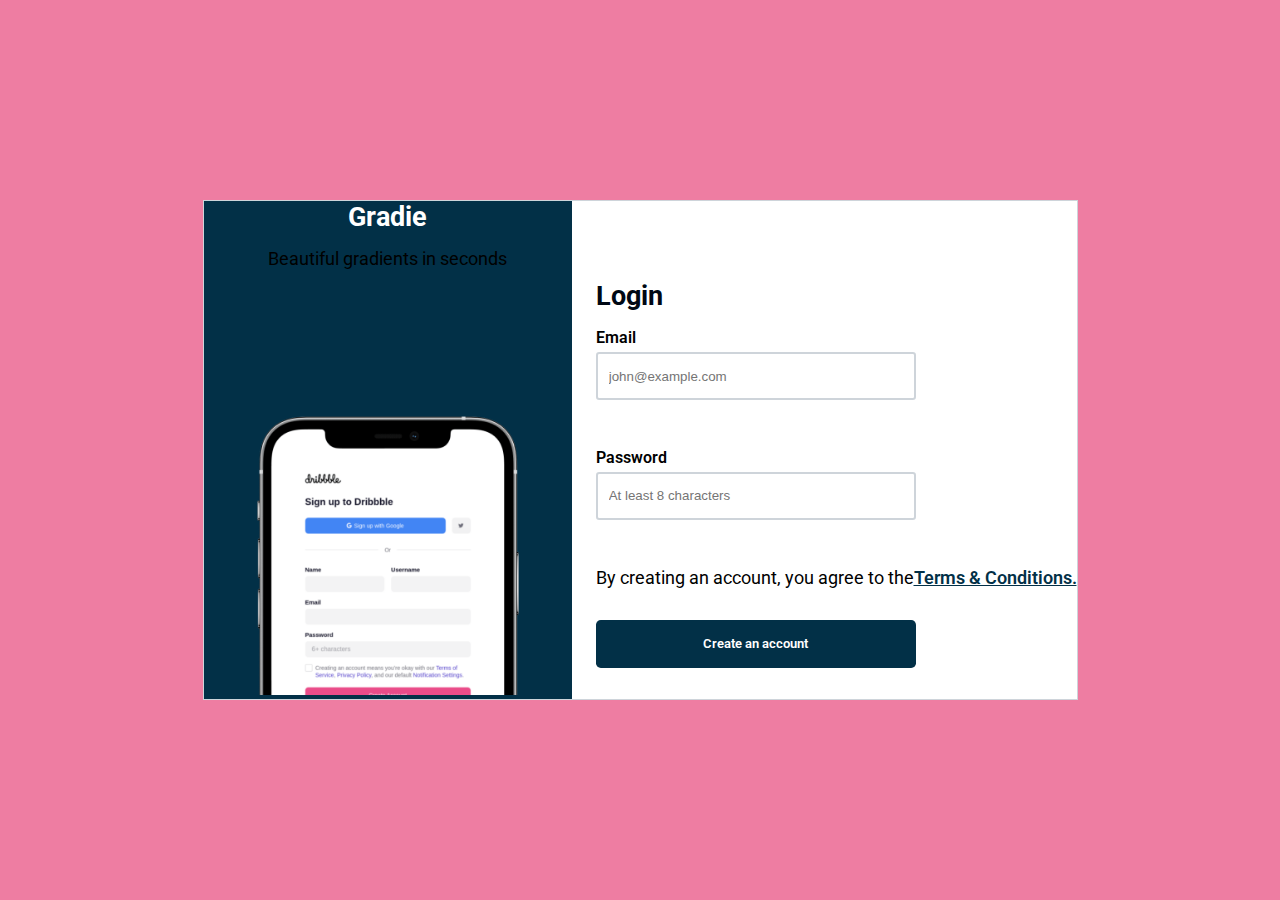
<file: index.html>
<!DOCTYPE html>
<html lang="en">
<head>
    <meta charset="UTF-8">
    <meta http-equiv="X-UA-Compatible" content="IE=edge">
    <meta name="viewport" content="width=device-width, initial-scale=1.0">
    <link rel="stylesheet" href="Assets/style.css">
    <title>Gradle login page</title>
</head>
<body>
    <div class="container">

<div class="inner-container">
<div class="intro-text">
     <h1 class="heading">Gradie</h1>
    <p class="para">Beautiful gradients in seconds</p>
</div>
<div class="img-container">
        
    <img src="Assets/iPhone Mockup.png" alt="iPhone" class="phone">
</div>
</div>

    
    <div class="email-container">
        <h1>Login</h1>
        <label for="username">Email</label>
        <input type="text" name="username" class="" placeholder="john@example.com">
    
        <label for="password">Password</label>
        <input type="password" name="password" class="input" placeholder="At least 8 characters">
    
 
 <p>By creating an account, you agree to the<a href="#" class="link">Terms & Conditions.</a></p> 

    <button>Create an account </button>
    </div>
       
    



    </div>
</body>
</html>
</file>
<file: Assets/style.css>
@import url('https://fonts.googleapis.com/css2?family=Roboto&display=swap');

* {
  margin: 0;
  padding: 0;
  box-sizing: border-box;
}
body {
  font-family: "Roboto", sans-serif;
  background-image: url("/Assets/Background.png");
  display: flex;
  justify-content: center;
  align-items: center;
  min-height: 100vh;
}
img {
  width: 100%;
}

h1 {
  font-size: 1.7rem;
  color: rgb(0, 8, 20);
  margin-bottom: 1rem;
}
p {
  font-size: 1.1rem;
  color: black;
}
a {
  color: rgb(2, 48, 71);
  font-weight: 600;
}
.heading {
  color: white;
}

.inner-container {
  background: rgb(2, 48, 71);
  text-align: center;

}
.phone {
max-width: 23rem;

}
.email-container {
  margin-top: 3rem;
  margin-left: 1.5rem;
  background-color: white;
}
.intro-text {
  text-align: center;
  margin-bottom: -2rem;
}
.container {
  background-color: white;
}

label {
  display: block;
  font-size: 1.4;
  font-weight: 600;
  margin-bottom: 0.3rem;
}

input {
  width: 16rem;
  height: 2.5rem;
  border-radius: 0.2rem;
  border: 2px rgb(206, 212, 218) solid;
  margin-bottom: 2rem;
  padding-left: 0.7rem;
}

button {
  background: rgb(2, 48, 71);
  width: 16rem;
  height: 2.5rem;
  border: transparent;
  color: white;
  font-weight: 600;
  border-radius: 0.3rem;
  font-weight: 1.5rem;
  transition: 0.4s;
  margin-top: 1rem;
  font-family: "Roboto", sans-serif;
  
}

button:hover {
  transform: scale(1.1);
  transition: ease-in-out;
}

@media screen and (min-width: 1100px) {
  .container {
    display: flex;
    justify-content: center;
    align-items: center;
    border: 1px rgb(206, 212, 218) solid;
    min-height: 8vh;
   max-width: max-content;
  }

  input {
    width: 20rem;
    height: 3rem;
    margin-bottom: 3rem;
  }
  button {
    width: 20rem;
    height: 3rem;
    margin-top: 2rem;
  }
}
</file>
